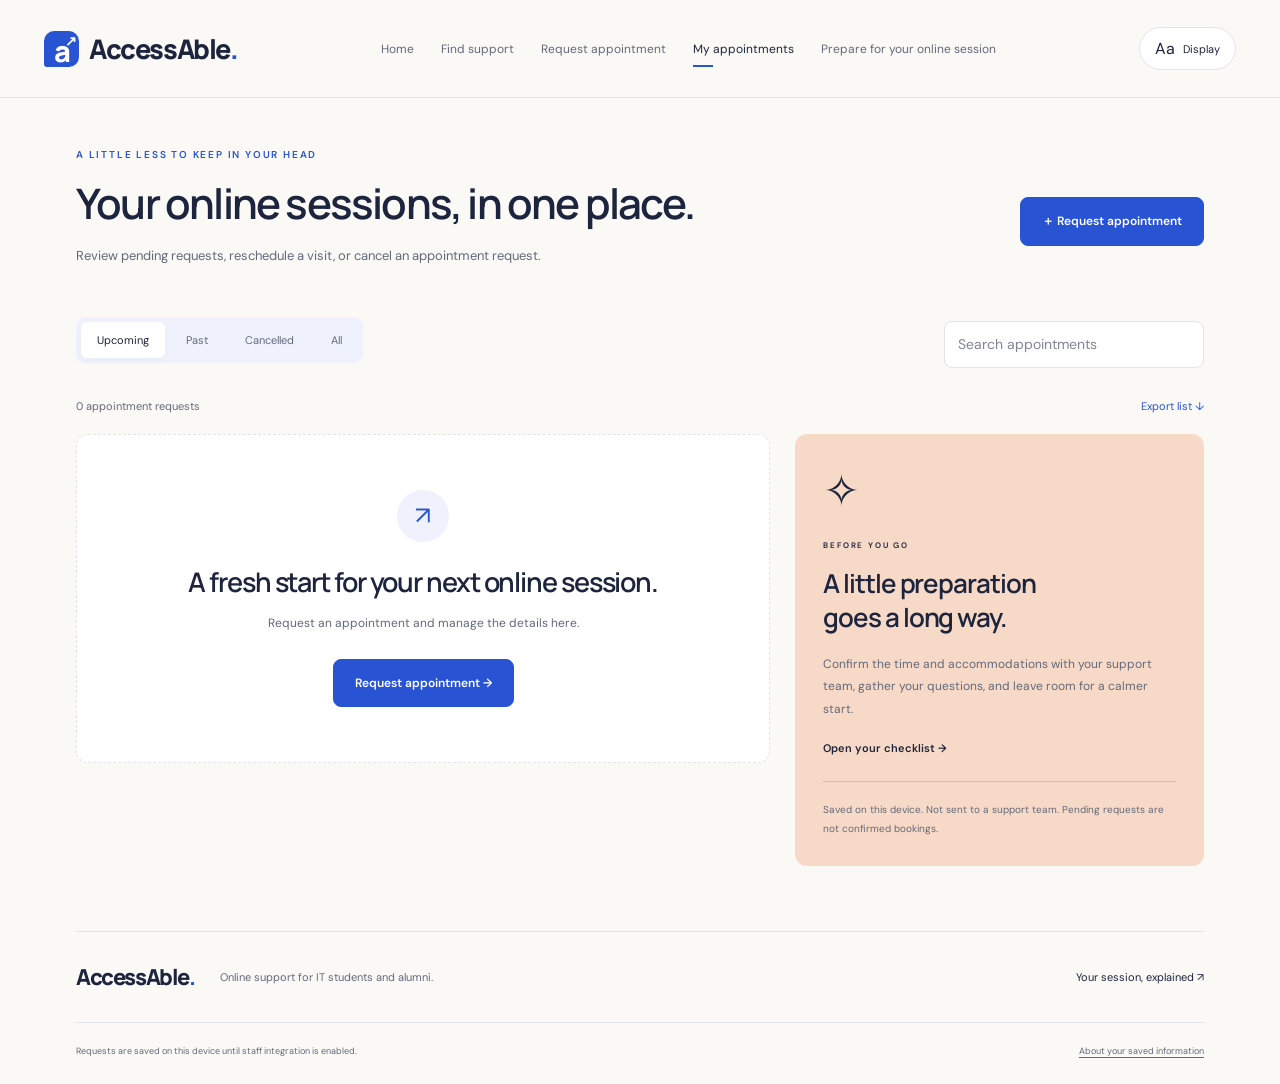
<file: calendar.html>
<!doctype html><html lang="en"><head><meta charset="UTF-8"><meta name="viewport" content="width=device-width,initial-scale=1"><meta http-equiv="refresh" content="0;url=appointments.html"><title>AccessAble</title></head><body><p><a href="appointments.html">Continue to AccessAble</a></p></body></html>
</file>
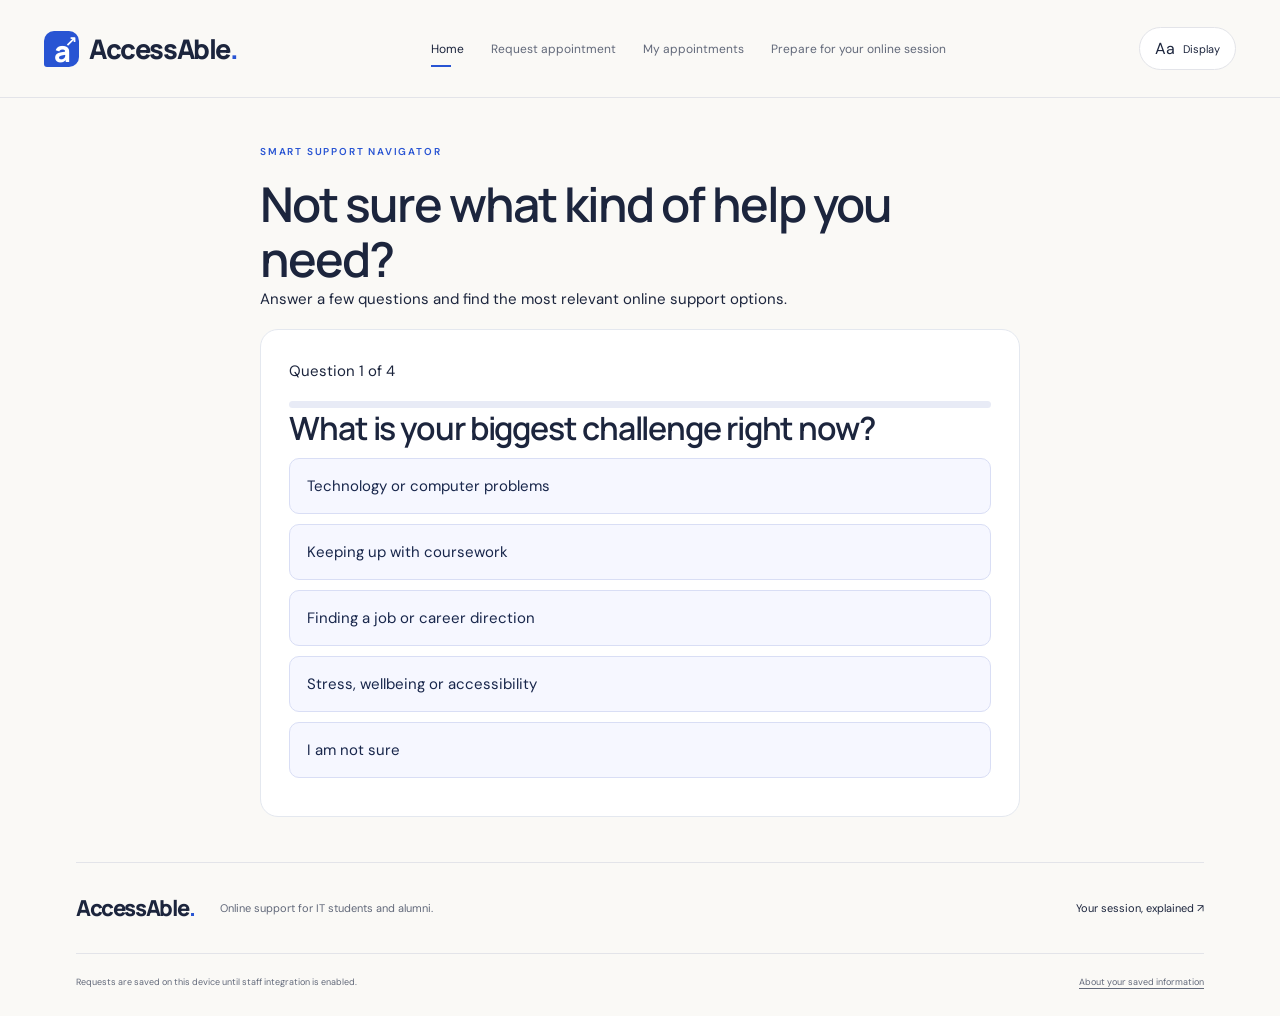
<file: navigator.html>
<!doctype html><html lang="en"><head><meta charset="UTF-8"><meta name="viewport" content="width=device-width,initial-scale=1"><meta name="description" content="Find online student support, request a session, and manage accessibility preferences."><title>Find Support | AccessAble</title><link rel="stylesheet" href="style.css"><script src="core.js" defer></script></head><body data-page="navigator"><a class="skip" href="#main">Skip to content</a><header class="header"><a href="index.html" class="brand" aria-label="AccessAble home"><span class="brand-symbol" aria-hidden="true">a<span>↗</span></span>AccessAble<span class="brand-dot">.</span></a><button class="menu-button" aria-expanded="false" aria-controls="navigation">Menu <span aria-hidden="true">☰</span></button><nav id="navigation" aria-label="Main navigation"><a href="index.html" aria-current="page">Home</a><a href="book.html">Request appointment</a><a href="appointments.html">My appointments</a><a href="prepare.html">Prepare for your online session</a></nav><button class="access-button" id="access-options" aria-label="Display and accessibility preferences">Aa<span>Display</span></button></header><main id="main"><section class="navigator" style="max-width:760px;margin:45px auto"><p class="eyebrow">SMART SUPPORT NAVIGATOR</p><h1>Not sure what kind of help you need?</h1><p>Answer a few questions and find the most relevant online support options.</p><div id="wizard" style="background:white;padding:28px;border-radius:18px;border:1px solid #e4e8ef" aria-live="polite"></div></section><script src="navigator.js" defer></script><noscript>Please enable JavaScript to plan and manage appointments.</noscript></main><footer><div class="footer-top"><a class="brand" href="index.html">AccessAble<span class="brand-dot">.</span></a><span>Online support for IT students and alumni.</span><a href="prepare.html">Your session, explained ↗</a></div><div class="footer-bottom"><span>Requests are saved on this device until staff integration is enabled.</span><button id="privacy-details">About your saved information</button></div></footer><dialog id="modal"><div class="modal-top"><span class="eyebrow">ACCESSABLE</span><button id="close-modal" class="icon-button" aria-label="Close dialog">×</button></div><div id="modal-content"></div></dialog><div id="toast" role="status" hidden></div></body></html>
</file>
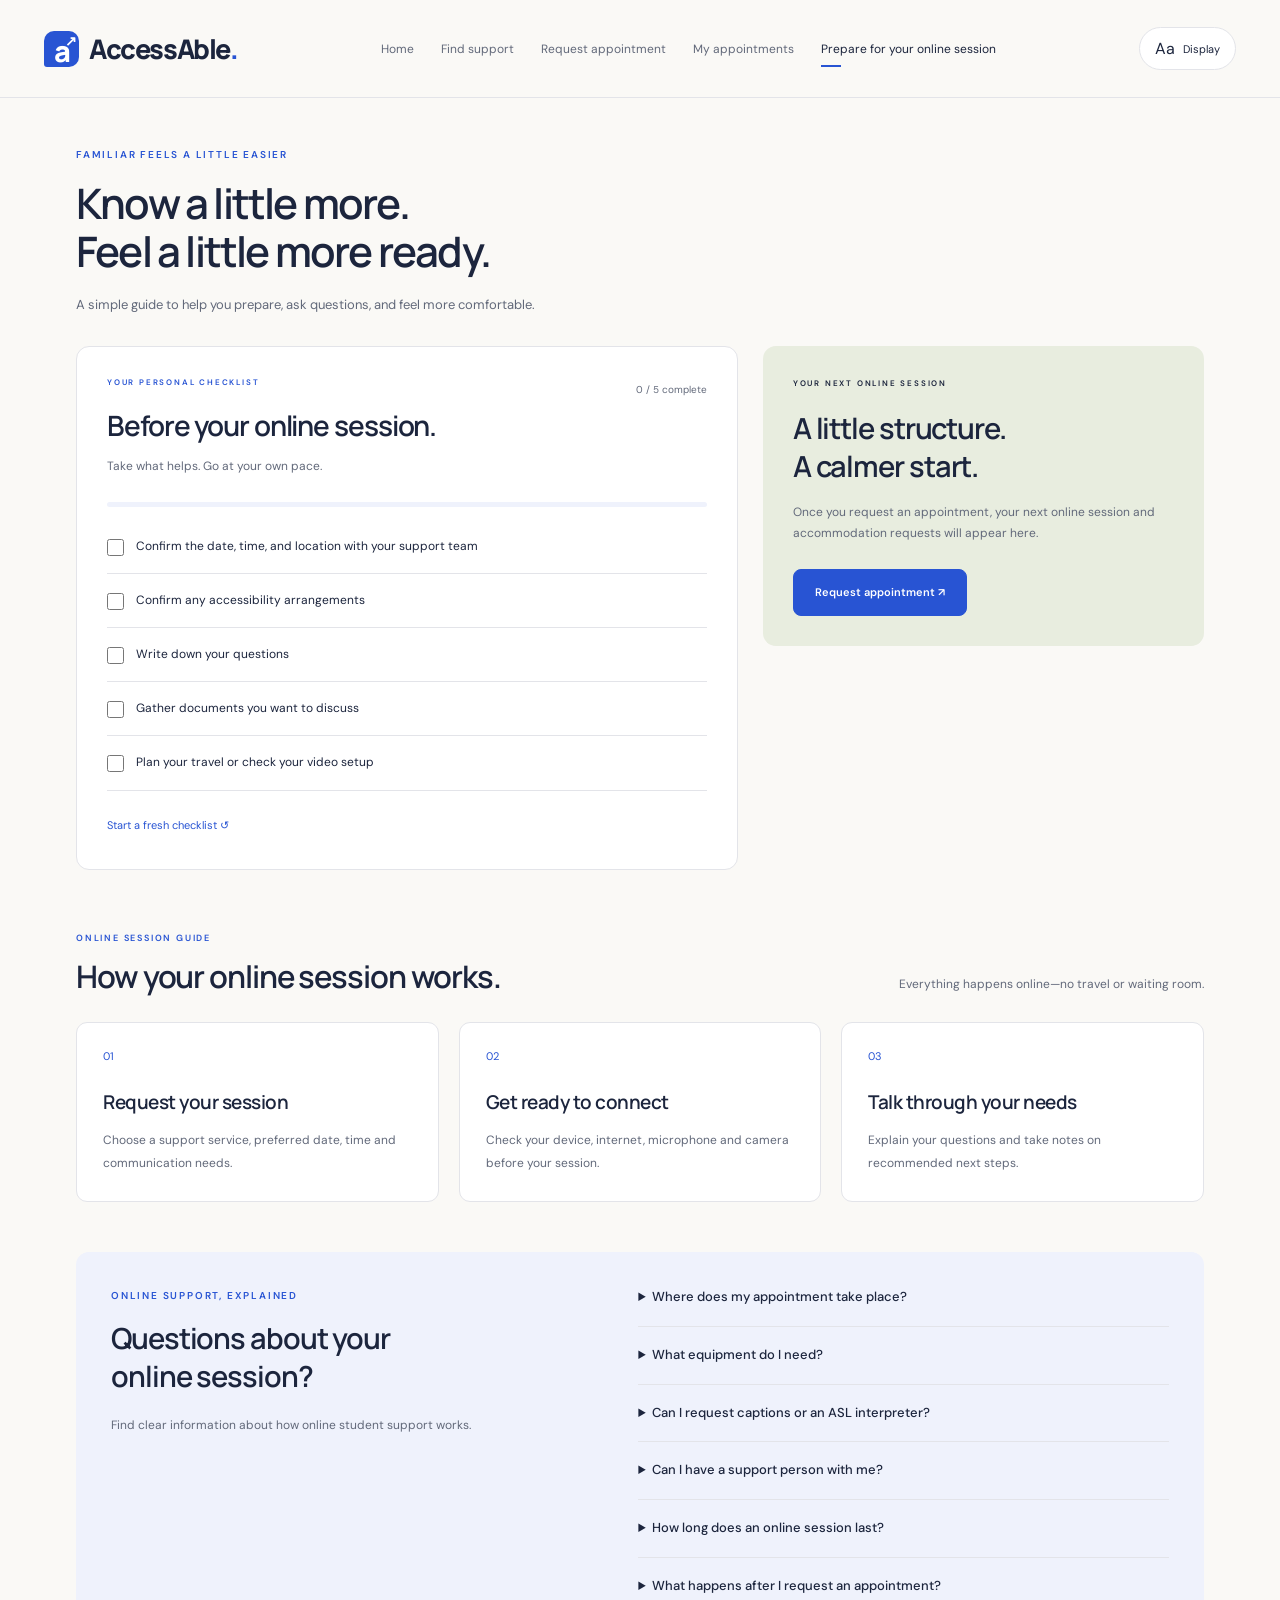
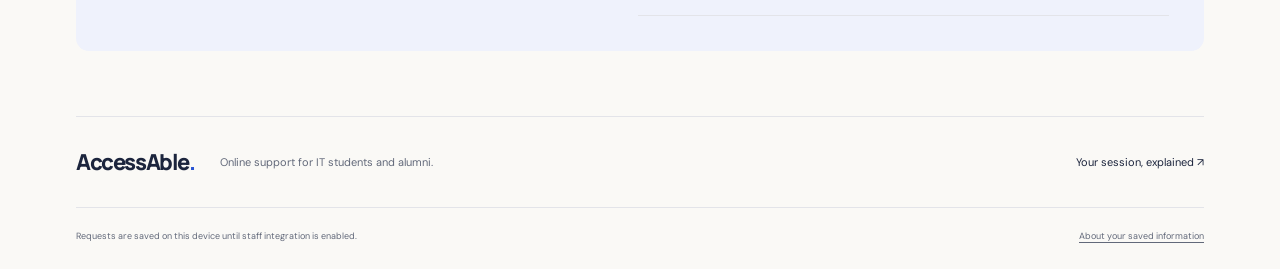
<file: resources.html>
<!doctype html><html lang="en"><head><meta charset="UTF-8"><meta name="viewport" content="width=device-width,initial-scale=1"><meta http-equiv="refresh" content="0;url=prepare.html"><title>AccessAble</title></head><body><p><a href="prepare.html">Continue to AccessAble</a></p></body></html>
</file>
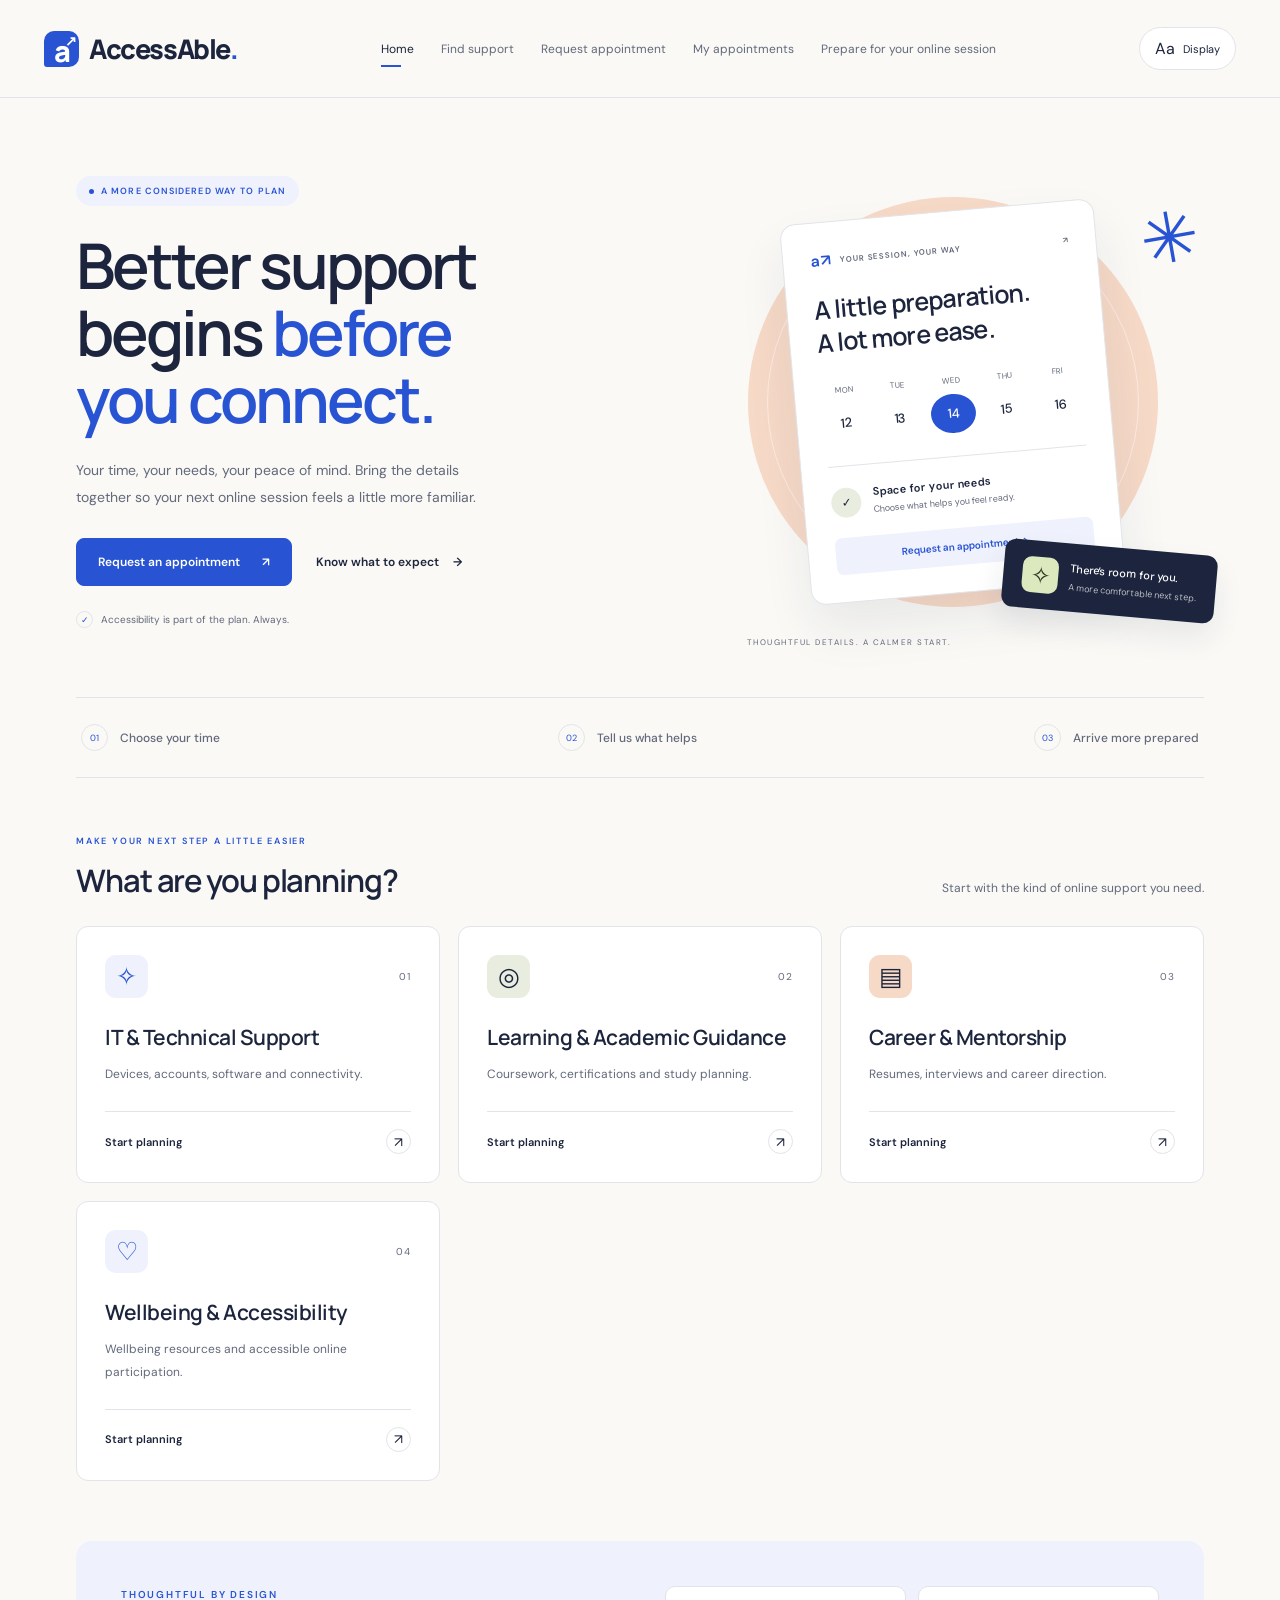
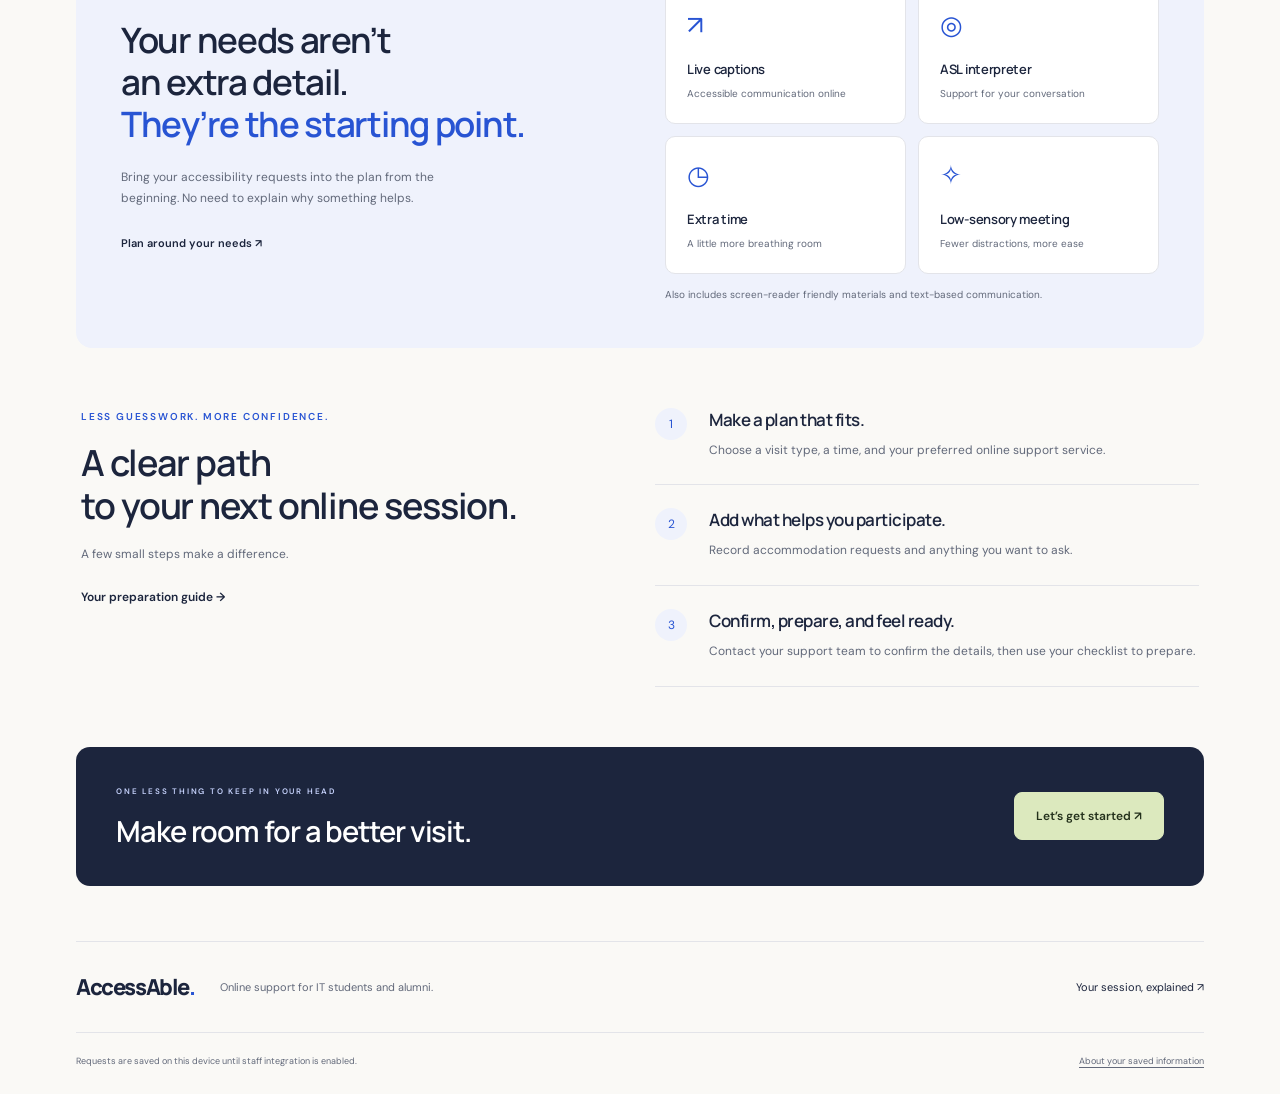
<file: settings.html>
<!doctype html><html lang="en"><head><meta charset="UTF-8"><meta name="viewport" content="width=device-width,initial-scale=1"><meta http-equiv="refresh" content="0;url=index.html"><title>AccessAble</title></head><body><p><a href="index.html">Continue to AccessAble</a></p></body></html>
</file>
<file: style.css>
@import url('https://fonts.googleapis.com/css2?family=DM+Sans:wght@400;500;600;700&family=Manrope:wght@400;500;600;700;800&display=swap');
:root{--bg:#faf9f6;--paper:#fff;--ink:#1c253d;--muted:#62697a;--line:#e3e4e9;--accent:#2854d3;--soft:#eff2fc;--peach:#f7d9c7;--sage:#e8eddf;--danger:#ad3446;color-scheme:light}*{box-sizing:border-box}body{margin:0;background:var(--bg);color:var(--ink);font:15px 'DM Sans',Arial,sans-serif}body[data-theme=dark]{--bg:#161c29;--paper:#202839;--ink:#f4f5fc;--muted:#b5bed0;--line:#3c465d;--accent:#abc0ff;--soft:#293750;--peach:#594236;--sage:#384736;--danger:#ff9bad;color-scheme:dark}body[data-contrast=true]{--muted:#333d51;--line:#7f8797}body[data-theme=dark][data-contrast=true]{--muted:#e1e7f2;--line:#abb5c9}body[data-large=true]{font-size:18px}body[data-large=true] p,body[data-large=true] label,body[data-large=true] nav a{font-size:1em}a{color:inherit;text-decoration:none}button,input,select,textarea{font:inherit}button,a,input,select,textarea{touch-action:manipulation}button{cursor:pointer}button:disabled{cursor:not-allowed;opacity:.45}a:focus-visible,button:focus-visible,input:focus-visible,select:focus-visible,textarea:focus-visible,summary:focus-visible{outline:3px solid #ba6c22;outline-offset:4px}h1,h2,h3,.brand{font-family:Manrope,Arial,sans-serif}h1,h2,h3{margin:0;font-weight:600}h1{font-size:48px;line-height:1.15;letter-spacing:-2px}h2{font-size:32px;line-height:1.25;letter-spacing:-1.1px}h3{font-size:20px;letter-spacing:-.5px}p{line-height:1.8;margin:0 0 16px}.muted,.hint{color:var(--muted)}.hint{font-size:12px;line-height:1.8}.eyebrow{font-size:10px;letter-spacing:1.8px;font-weight:600;color:var(--accent);margin:0 0 15px}.header{max-width:1340px;padding:27px 44px;display:flex;align-items:center;gap:35px;margin:auto;border-bottom:1px solid var(--line)}.brand{display:flex;align-items:center;font-size:27px;font-weight:800;letter-spacing:-1.4px;white-space:nowrap}.brand-dot{color:var(--accent)}.brand-symbol{background:var(--accent);color:var(--paper);width:35px;height:36px;border-radius:10px 10px 10px 3px;display:grid;place-items:center;font-size:29px;margin-right:10px;position:relative}.brand-symbol>span{position:absolute;font-size:14px;top:0;right:3px}.header nav{display:flex;align-items:center;justify-content:center;gap:27px;flex:1}.header nav a{font-size:12px;color:var(--muted);white-space:nowrap;padding:10px 0;position:relative}.header nav a:hover,.header nav a[aria-current]{color:var(--ink)}.header nav a[aria-current]:after{content:'';position:absolute;bottom:0;left:0;width:20px;height:2px;background:var(--accent)}.access-button{display:flex;gap:8px;align-items:center;background:var(--paper);border:1px solid var(--line);border-radius:30px;padding:10px 15px;font-size:16px;color:var(--ink);min-height:42px}.access-button span{font-size:11px}.menu-button{display:none}main{max-width:1200px;margin:auto;padding:0 36px}.hero{display:grid;grid-template-columns:1.15fr 1fr;gap:48px;padding:78px 0 62px;align-items:center}.pill{display:inline-flex;align-items:center;gap:7px;background:var(--soft);color:var(--accent);font-size:9px;letter-spacing:1.1px;font-weight:600;padding:9px 13px;border-radius:30px;margin-bottom:26px}.pill>span{width:5px;height:5px;background:var(--accent);border-radius:50%}.hero h1{font-size:63px;line-height:1.06;letter-spacing:-3px;font-weight:600}.hero h1 em{font-style:normal;color:var(--accent)}.hero-copy>p{max-width:420px;color:var(--muted);font-size:14px;line-height:1.9;margin:25px 0 28px}.hero-actions{display:flex;gap:24px;align-items:center;flex-wrap:wrap}.primary,.secondary{display:inline-flex;align-items:center;justify-content:center;gap:22px;padding:15px 21px;border-radius:8px;border:1px solid transparent;font-size:12px;font-weight:600;min-height:47px;transition:background .18s,transform .18s}.primary{background:var(--accent);color:var(--paper);border-color:var(--accent)}.primary:hover{transform:translateY(-2px);box-shadow:0 7px 18px #1c253d15}.secondary{background:var(--paper);border-color:var(--line);color:var(--ink)}.secondary:hover{background:var(--soft)}.text-link{display:inline-flex;align-items:center;gap:14px;font-size:12px;font-weight:600}.text-link:hover{text-decoration:underline;text-underline-offset:5px}.hero-assurance{display:flex;align-items:center;gap:8px;font-size:10px;color:var(--muted);margin-top:25px}.tick{width:17px;height:17px;border-radius:50%;border:1px solid var(--line);display:grid;place-items:center;font-size:9px;color:var(--accent)}.hero-scene{min-height:435px;position:relative;display:grid;place-items:center;isolation:isolate}.scene-circle{position:absolute;width:410px;height:410px;border-radius:50%;background:var(--peach);z-index:-1}.scene-circle:before{content:'';position:absolute;inset:19px;border:1px solid #ffffff77;border-radius:50%}.scene-star{position:absolute;right:5px;top:8px;font-size:70px;color:var(--accent);transform:rotate(-10deg);z-index:2}.visit-card{width:315px;background:var(--paper);border:1px solid var(--line);padding:27px;border-radius:15px;box-shadow:0 25px 50px #1c253d14;transform:rotate(-5deg)}.visit-card-head{display:flex;align-items:center;gap:9px;font-size:8px;letter-spacing:.9px;font-weight:600;color:var(--muted);margin-bottom:23px}.visit-card-head>span:nth-child(2){flex:1}.little-mark{font-size:16px;color:var(--accent)}.visit-card h2{font-size:25px;line-height:1.3;letter-spacing:-.8px}.illustrated-week{display:grid;grid-template-columns:repeat(5,1fr);gap:9px;text-align:center;margin:27px 0 23px}.illustrated-week span{font-size:8px;color:var(--muted)}.illustrated-week b{font-size:13px;font-weight:500;padding:11px 0}.illustrated-week .day-selected{background:var(--accent);color:var(--paper);border-radius:50%}.visit-rule{border-top:1px solid var(--line)}.example-request{display:flex;gap:12px;align-items:center;margin:20px 0}.example-request>span{display:grid;place-items:center;background:var(--sage);color:var(--ink);width:30px;height:30px;border-radius:50%;font-size:12px}.example-request strong{display:block;font-size:11px;font-weight:600}.example-request small{display:block;font-size:9px;color:var(--muted);margin-top:5px}.card-action{display:block;background:var(--soft);border-radius:7px;color:var(--accent);text-align:center;padding:12px 5px;font-size:10px;font-weight:600}.floating-card{display:flex;gap:11px;align-items:center;position:absolute;bottom:5px;right:-12px;background:var(--ink);color:var(--paper);padding:16px 19px;border-radius:11px;transform:rotate(5deg);box-shadow:0 15px 30px #1c253d15}.floating-symbol{display:grid;place-items:center;width:36px;height:36px;background:#dce9be;color:#253522;border-radius:9px;font-size:24px}.floating-card strong{display:block;font-size:11px;font-weight:500}.floating-card small{display:block;font-size:9px;opacity:.7;margin-top:6px}.scene-caption{position:absolute;bottom:-27px;left:45px;letter-spacing:1.5px;font-size:8px;color:var(--muted)}.benefit-strip{display:flex;justify-content:space-between;align-items:center;border-top:1px solid var(--line);border-bottom:1px solid var(--line);padding:26px 5px;margin:7px 0 55px;gap:20px}.benefit-strip>div{display:flex;align-items:center;gap:12px}.benefit-strip span{font-size:9px;border:1px solid var(--line);width:27px;height:27px;border-radius:50%;display:grid;place-items:center;color:var(--accent)}.benefit-strip strong{font-size:12px;font-weight:500;color:var(--muted)}.section-heading{display:flex;justify-content:space-between;align-items:end;gap:25px;margin-bottom:27px}.section-heading h2{font-size:31px}.section-heading .eyebrow{font-size:9px;margin-bottom:11px}.section-heading>p{font-size:12px;color:var(--muted);margin:0}.service-grid{display:grid;grid-template-columns:repeat(3,1fr);gap:18px}.service-card{display:flex;flex-direction:column;background:var(--paper);border:1px solid var(--line);border-radius:12px;padding:28px;transition:transform .18s,border-color .18s}.service-card:hover{transform:translateY(-4px);border-color:var(--accent)}.service-card-top{display:flex;justify-content:space-between;align-items:center;margin-bottom:25px}.service-icon{display:grid;place-items:center;background:var(--soft);color:var(--accent);width:43px;height:43px;border-radius:11px;font-size:25px}.service-1 .service-icon{background:var(--sage);color:var(--ink)}.service-2 .service-icon{background:var(--peach);color:var(--ink)}.service-number{font-size:10px;color:var(--muted);letter-spacing:1px}.service-card h3{font-size:21px;margin-bottom:12px}.service-card>p{font-size:12px;color:var(--muted);line-height:1.9;margin:0 0 25px}.service-card-bottom{display:flex;justify-content:space-between;align-items:center;padding-top:17px;border-top:1px solid var(--line);font-size:11px;font-weight:600;margin-top:auto}.arrow-circle{display:grid;place-items:center;width:25px;height:25px;border:1px solid var(--line);border-radius:50%;font-size:14px;font-weight:400}.access-feature{display:grid;grid-template-columns:1fr 1fr;gap:50px;background:var(--soft);padding:45px;border-radius:16px;margin:60px 0}.access-copy h2{font-size:35px;line-height:1.2;letter-spacing:-1.3px}.access-copy h2 em{font-style:normal;color:var(--accent)}.access-copy>p:not(.eyebrow){font-size:12px;color:var(--muted);max-width:340px;margin:22px 0}.access-copy .text-link{font-size:11px}.access-tiles{display:grid;grid-template-columns:1fr 1fr;gap:12px}.access-tile{background:var(--paper);border:1px solid var(--line);border-radius:10px;padding:21px}.access-tile>span{font-size:26px;color:var(--accent);display:inline-block;margin-bottom:18px}.access-tile h3{font-size:13px;letter-spacing:-.3px;margin-bottom:7px}.access-tile p{font-size:10px;line-height:1.7;color:var(--muted);margin:0}.access-note{grid-column:1/-1;font-size:10px;color:var(--muted);margin:0;line-height:1.7}.how-section{display:grid;grid-template-columns:1fr 1.1fr;gap:80px;margin:60px 5px}.how-section h2{font-size:36px;line-height:1.2;margin-bottom:17px}.how-section .muted{font-size:12px;margin-bottom:20px}.how-steps article{display:flex;gap:22px;padding:23px 0;border-bottom:1px solid var(--line)}.how-steps article:first-child{padding-top:0}.how-steps article>span{display:grid;place-items:center;flex-shrink:0;width:32px;height:32px;border-radius:50%;background:var(--soft);color:var(--accent);font-size:12px}.how-steps h3{font-size:17px;margin-bottom:9px}.how-steps p{font-size:12px;color:var(--muted);line-height:1.8;margin:0}.closing{display:flex;justify-content:space-between;align-items:center;gap:25px;background:var(--ink);color:var(--paper);padding:37px 40px;border-radius:14px;margin:55px 0}.closing .eyebrow{color:#c5d1fb;font-size:8px}.closing h2{font-size:29px}.closing .primary{background:#dce9be;color:#24311c;border-color:#dce9be;white-space:nowrap}footer{max-width:1200px;margin:0 auto;padding:0 36px 25px}.footer-top{display:flex;align-items:center;gap:25px;border-top:1px solid var(--line);padding:30px 0}.footer-top .brand{font-size:22px}.footer-top>span{font-size:11px;color:var(--muted)}.footer-top>a:last-child{margin-left:auto;font-size:11px}.footer-bottom{display:flex;justify-content:space-between;gap:20px;border-top:1px solid var(--line);padding-top:20px;font-size:9px;color:var(--muted);line-height:1.8}.footer-bottom button{background:none;border:0;color:inherit;font:inherit;text-decoration:underline;text-underline-offset:3px;padding:0}.page-wrap{padding:48px 0 65px}.page-heading{margin-bottom:30px}.page-heading h1{font-size:42px;letter-spacing:-1.8px;margin-bottom:17px;max-width:800px}.page-heading>p:last-child{font-size:13px;color:var(--muted);max-width:650px;line-height:1.8;margin:0}.progress-steps{list-style:none;display:flex;align-items:center;background:var(--paper);border:1px solid var(--line);padding:20px 25px;gap:20px;border-radius:10px;margin:28px 0}.progress-steps li{display:flex;gap:10px;align-items:center;flex:1;color:var(--muted);font-size:12px}.progress-steps li:not(:last-child):after{content:'';height:1px;background:var(--line);flex:1;margin-left:10px}.progress-steps li>span{display:grid;place-items:center;width:26px;height:26px;border-radius:50%;background:var(--bg);border:1px solid var(--line);font-size:10px;flex-shrink:0}.progress-steps .current{color:var(--accent);font-weight:600}.progress-steps .current>span{background:var(--accent);color:var(--paper);border-color:var(--accent)}.progress-steps .done>span{background:var(--soft);color:var(--accent)}.booking-layout{display:grid;grid-template-columns:1.6fr 1fr;gap:25px;align-items:start}.form-panel{padding:31px;background:var(--paper);border:1px solid var(--line);border-radius:13px}.step-kicker{font-size:9px;letter-spacing:1.2px;color:var(--accent);display:block;margin-bottom:14px}.form-heading h2{font-size:25px;letter-spacing:-.8px;line-height:1.3;margin-bottom:12px}.form-heading p{font-size:12px;color:var(--muted);margin-bottom:25px}.form-panel h3{font-size:15px;letter-spacing:-.2px;margin:20px 0 12px}.service-choices{display:grid;gap:12px;margin-bottom:27px}.service-choices label{display:flex;gap:13px;align-items:center;padding:17px;border:1px solid var(--line);border-radius:8px;cursor:pointer;margin:0}.service-choices label:has(:checked){border-color:var(--accent);background:var(--soft)}.service-choices strong{display:block;font-size:13px;font-weight:600}.service-choices small{display:block;font-size:10px;color:var(--muted);margin-top:6px;line-height:1.6}.format-choices{display:flex;gap:12px;margin-bottom:27px}.format-choices label{display:flex;gap:10px;align-items:center;flex:1;border:1px solid var(--line);border-radius:8px;padding:15px;font-size:12px;cursor:pointer}.format-choices label:has(:checked){border-color:var(--accent)}input[type=radio],input[type=checkbox]{accent-color:var(--accent);width:17px;height:17px;margin:0;flex-shrink:0}.needs{display:grid;grid-template-columns:1fr 1fr;gap:10px}.needs label{display:flex;gap:9px;align-items:center;border:1px solid var(--line);border-radius:8px;padding:14px;font-size:11px;line-height:1.6;cursor:pointer;margin:0}.needs label:has(:checked){background:var(--soft);border-color:var(--accent)}.booking-summary{background:var(--soft);border-radius:13px;padding:29px;position:relative;overflow:hidden}.summary-icon{position:absolute;right:20px;top:12px;font-size:62px;color:var(--accent);opacity:.2}.booking-summary .eyebrow{font-size:8px;position:relative}.booking-summary h2{font-size:28px;letter-spacing:-1px;line-height:1.25;position:relative}.booking-summary dl{margin:25px 0}.booking-summary dt{font-size:9px;color:var(--muted);text-transform:uppercase;letter-spacing:1px;margin:20px 0 7px}.booking-summary dd{font-size:12px;line-height:1.8;margin:0}.summary-note{border-top:1px solid color-mix(in srgb,var(--ink) 12%,transparent);padding-top:18px;font-size:10px;line-height:1.8;color:var(--muted);margin:0}.form-actions{display:flex;justify-content:space-between;gap:15px;border-top:1px solid var(--line);padding-top:22px;margin-top:27px}.form-actions button{font-size:11px}.error{font-size:12px;color:var(--danger);margin-top:18px}label{display:block;font-size:12px;color:var(--ink)}input:not([type=checkbox]):not([type=radio]),select,textarea{display:block;width:100%;padding:13px;background:var(--paper);color:var(--ink);border:1px solid var(--line);border-radius:8px;font:inherit;font-size:14px;min-height:47px;margin-top:8px}textarea{resize:vertical;min-height:110px}input::placeholder,textarea::placeholder{color:var(--muted);opacity:.8}.field{margin:22px 0}.form-row{display:grid;grid-template-columns:1fr 1fr;gap:17px}.optional{color:var(--muted);font-size:10px;margin-left:5px}.slots{display:grid;grid-template-columns:repeat(4,1fr);gap:10px;margin:20px 0}.slots button{min-height:45px;border:1px solid var(--line);background:var(--paper);color:var(--ink);border-radius:7px;font-size:12px}.slots button[aria-pressed=true]{background:var(--accent);color:var(--paper);border-color:var(--accent)}.review{background:var(--bg);border-radius:10px;padding:20px;margin:25px 0}.review h3{margin-top:0}.review p{font-size:12px;color:var(--muted);line-height:1.9}.review p:last-child{margin-bottom:0}.save-notice{display:flex;gap:10px;align-items:start;font-size:11px;background:var(--soft);padding:16px;border-radius:8px;color:var(--muted)}.save-notice>span{color:var(--accent);font-size:16px}.save-notice p{margin:0;line-height:1.8}.appointments-heading{display:flex;align-items:center;justify-content:space-between;gap:25px}.appointments-heading>.primary{white-space:nowrap}.appointment-toolbar{display:flex;align-items:center;justify-content:space-between;gap:20px;margin:15px 0 24px}.filter-tabs{display:flex;gap:5px;background:var(--soft);padding:5px;border-radius:9px;flex-wrap:wrap}.filter-tabs button{background:none;border:0;color:var(--muted);padding:11px 16px;border-radius:6px;font-size:11px}.filter-tabs button[aria-pressed=true]{background:var(--paper);color:var(--ink);box-shadow:0 3px 8px #1c253d08}.search-field{width:260px}.search-field input{margin:0;font-size:12px;min-height:43px}.list-label{display:flex;justify-content:space-between;align-items:center;margin:20px 0 14px;font-size:11px;color:var(--muted)}.text-button{background:none;border:0;padding:7px 0;color:var(--accent);font-size:11px}.appointments-layout{display:grid;grid-template-columns:1.7fr 1fr;gap:25px;align-items:start}.appointment{background:var(--paper);border:1px solid var(--line);border-radius:12px;padding:25px;margin-bottom:17px}.appointment-main{display:flex;gap:19px;align-items:start}.date-box{background:var(--soft);color:var(--accent);border-radius:10px;padding:14px 18px;min-width:77px;text-align:center}.date-box>span{font-size:10px;text-transform:uppercase;letter-spacing:.8px}.date-box strong{display:block;font-size:30px;font-weight:500;line-height:1.5}.date-box small{font-size:9px}.appointment-label{font-size:8px;letter-spacing:1.1px;color:var(--accent);margin:3px 0 10px}.appointment-info h3{font-size:21px;margin-bottom:8px}.appointment-info p{font-size:12px;color:var(--muted);margin:0 0 8px;overflow-wrap:anywhere}.appointment-meta{display:flex;gap:15px;flex-wrap:wrap;font-size:10px;color:var(--muted)}.appointment-needs{background:var(--bg);padding:15px;border-radius:8px;margin-top:18px}.appointment-needs>span{font-size:10px;font-weight:600}.appointment-needs p{font-size:11px;color:var(--muted);margin:5px 0 0;line-height:1.8}.appointment-notes{margin-top:17px;font-size:11px}.appointment-notes p{font-size:12px;color:var(--muted);margin:6px 0 0;overflow-wrap:anywhere}.appointment-actions{border-top:1px solid var(--line);padding-top:17px;margin-top:20px;display:flex;gap:9px;flex-wrap:wrap;align-items:center}.appointment-actions .secondary{font-size:10px;padding:10px 12px;min-height:37px}.cancel-link{background:none;border:0;color:var(--danger);font-size:10px;padding:10px 0;margin-left:auto}.visit-reminder{background:var(--peach);padding:28px;border-radius:12px}.reminder-icon{display:block;font-size:44px;color:var(--ink);margin-bottom:18px}.visit-reminder .eyebrow{font-size:8px;color:var(--ink)}.visit-reminder h2{font-size:26px;line-height:1.3;margin-bottom:18px}.visit-reminder>p:not(.eyebrow){font-size:12px;color:var(--muted);line-height:1.9}.visit-reminder .text-link{font-size:11px}.reminder-rule{border-top:1px solid color-mix(in srgb,var(--ink) 15%,transparent);margin:24px 0 18px}.visit-reminder p.hint{font-size:10px;margin:0}.empty{text-align:center;background:var(--paper);border:1px dashed var(--line);border-radius:12px;padding:55px 28px}.empty-icon{display:grid;place-items:center;width:52px;height:52px;border-radius:50%;background:var(--soft);color:var(--accent);font-size:25px;margin:0 auto 23px}.empty h2{font-size:27px;margin-bottom:15px}.empty p{font-size:12px;color:var(--muted);margin-bottom:24px}.prepare-layout{display:grid;grid-template-columns:1.5fr 1fr;gap:25px;align-items:start}.checklist-panel{background:var(--paper);border:1px solid var(--line);padding:30px;border-radius:13px}.checklist-heading{display:flex;align-items:center;justify-content:space-between;gap:15px}.checklist-heading .eyebrow{font-size:8px}.checklist-heading>span:last-child{font-size:10px;color:var(--muted)}.checklist-panel h2{font-size:28px;margin:6px 0 13px}.checklist-panel>.muted{font-size:12px}.progress-track{height:5px;border-radius:6px;background:var(--soft);margin:24px 0 13px;overflow:hidden}.progress-track>div{height:100%;background:var(--accent);transition:width .2s}.check-item{display:flex;gap:12px;align-items:start;padding:17px 0;border-bottom:1px solid var(--line);font-size:12px;line-height:1.6}.check-item input{margin-top:2px}.check-item:has(:checked) span{color:var(--muted);text-decoration:line-through}.checklist-panel>.text-button{margin-top:20px}.prepare-next{background:var(--sage);border-radius:13px;padding:30px}.prepare-next .eyebrow{font-size:8px;color:var(--ink)}.prepare-next h2{font-size:29px;margin:20px 0 16px;line-height:1.3}.prepare-next p{font-size:12px;color:var(--muted)}.prepare-next-date{border-top:1px solid color-mix(in srgb,var(--ink) 15%,transparent);border-bottom:1px solid color-mix(in srgb,var(--ink) 15%,transparent);padding:19px 0;margin:23px 0;font-size:12px;line-height:1.9}.prepare-next h3{font-size:13px;margin-bottom:8px}.prepare-next .primary{font-size:11px;margin-top:8px}.prepare-next .text-link{font-size:11px}.prepare-section-heading{margin-top:60px}.expect-grid{display:grid;grid-template-columns:repeat(3,1fr);gap:20px}.expect-grid article{background:var(--paper);border:1px solid var(--line);border-radius:11px;padding:26px}.expect-grid article>span{display:block;color:var(--accent);font-size:11px;margin-bottom:26px}.expect-grid h3{font-size:19px;margin-bottom:14px}.expect-grid p{font-size:12px;color:var(--muted);margin:0;line-height:1.9}.environment-panel{display:grid;grid-template-columns:1fr 1.1fr;gap:45px;margin-top:50px;background:var(--soft);padding:35px;border-radius:13px}.environment-panel h2{font-size:29px;line-height:1.3;margin-bottom:20px}.environment-panel p:not(.eyebrow){font-size:12px;color:var(--muted)}details{border-bottom:1px solid var(--line);padding:18px 0}details:first-child{padding-top:0}summary{cursor:pointer;font-size:13px;font-weight:500;line-height:1.6}details p{font-size:12px;color:var(--muted);margin:15px 0 0}.confirmation-wrap{max-width:700px;margin:55px auto 65px;text-align:center}.confirmation-symbol{display:grid;place-items:center;width:65px;height:65px;border-radius:50%;background:var(--sage);font-size:26px;margin:0 auto 23px}.confirmation-wrap h1{font-size:45px;margin-bottom:20px}.confirmation-intro{font-size:14px;color:var(--muted);line-height:1.8;max-width:540px;margin:0 auto 28px}.confirmation-wrap .appointment{text-align:left}.confirmation-actions{display:flex;justify-content:center;gap:12px;flex-wrap:wrap;margin:25px 0 20px}.confirmation-wrap>.hint{font-size:11px}dialog{width:520px;max-width:calc(100% - 32px);max-height:85vh;overflow-y:auto;background:var(--paper);color:var(--ink);border:1px solid var(--line);padding:28px;border-radius:16px;box-shadow:0 30px 70px #0003}dialog::backdrop{background:#17243b80}.modal-top{display:flex;justify-content:space-between;align-items:center;margin-bottom:23px}.modal-top .eyebrow{margin:0;font-size:8px}.icon-button{width:30px;height:30px;border:1px solid var(--line);border-radius:50%;background:var(--paper);color:var(--ink);font-size:20px}dialog h2{font-size:28px;margin-bottom:20px}dialog p{font-size:13px;color:var(--muted);line-height:1.9}.dialog-actions{display:flex;gap:12px;margin-top:25px;flex-wrap:wrap}.setting{display:flex;align-items:center;justify-content:space-between;gap:25px;font-size:13px;border-bottom:1px solid var(--line);padding:20px 0}.setting select{width:140px;margin:0}.setting input[type=checkbox]{width:21px;height:21px}#preferences>.primary{margin-top:25px}#toast{position:fixed;bottom:24px;right:24px;max-width:calc(100% - 48px);background:var(--ink);color:var(--paper);padding:15px 22px;border-radius:9px;font-size:12px;line-height:1.7;box-shadow:0 10px 30px #0002;z-index:25}.skip{position:absolute;top:-100px;left:15px;background:var(--paper);padding:14px;z-index:50}.skip:focus{top:10px}.sr-only{position:absolute;width:1px;height:1px;overflow:hidden;clip-path:inset(50%)}[hidden]{display:none!important}@media(max-width:1100px){.header{padding:23px 30px;gap:22px}.header nav{gap:18px}.header nav a{font-size:11px}.brand{font-size:25px}.hero{gap:25px}.hero h1{font-size:55px}.scene-circle{width:350px;height:350px}.visit-card{width:285px;padding:23px}.scene-star{font-size:58px;right:0}.hero-scene{min-height:405px}.floating-card{right:0;padding:14px}.hero-actions{gap:18px}.hero-actions .text-link{font-size:11px}.service-card{padding:23px}.service-card h3{font-size:19px}.access-feature{gap:30px;padding:35px}.access-copy h2{font-size:31px}.access-tile{padding:18px}.how-section{gap:45px}.booking-layout{grid-template-columns:1.5fr 1fr}.form-panel{padding:26px}.slots{grid-template-columns:repeat(3,1fr)}.appointment-actions .secondary{padding:9px 10px}.environment-panel{gap:30px;padding:30px}}@media(max-width:850px){.header{flex-wrap:wrap;gap:15px}.header .menu-button{display:flex;align-items:center;gap:10px;margin-left:auto;border:1px solid var(--line);background:var(--paper);color:var(--ink);padding:10px 14px;border-radius:25px;font-size:11px;min-height:40px}.header nav{display:none;order:4;flex-basis:100%;border-top:1px solid var(--line);padding-top:12px;justify-content:flex-start;gap:22px;flex-wrap:wrap}.header nav.open{display:flex}.header nav a{font-size:12px}.access-button{padding:9px 14px}.hero h1{font-size:48px}.hero{padding-top:50px;padding-bottom:55px;gap:20px}.hero-copy>p{font-size:13px}.hero-scene{min-height:385px}.scene-circle{width:300px;height:300px}.visit-card{width:255px;padding:21px}.visit-card h2{font-size:23px}.scene-star{font-size:48px;top:12px}.floating-card{padding:12px;gap:8px;bottom:0}.floating-card strong{font-size:10px}.floating-card small{font-size:8px}.floating-symbol{width:31px;height:31px;font-size:21px}.scene-caption{left:10px;bottom:-25px;font-size:7px}.hero-actions .primary{font-size:11px;padding:14px 17px}.hero-assurance{font-size:9px}.benefit-strip{gap:15px}.benefit-strip strong{font-size:11px}.benefit-strip>div{gap:8px}.access-feature{grid-template-columns:1fr;gap:30px}.access-copy>p:not(.eyebrow){max-width:500px}.access-copy h2 br:nth-child(2){display:none}.access-tile{padding:23px}.access-tile h3{font-size:15px}.access-tile p{font-size:12px}.how-section{gap:30px}.how-section h2{font-size:31px}.how-steps article{gap:15px}.closing{padding:30px}.closing h2{font-size:25px}.booking-layout,.appointments-layout,.prepare-layout{grid-template-columns:1fr}.booking-summary{padding:24px}.booking-summary h2{font-size:23px}.booking-summary h2 br{display:none}.booking-summary dl{display:grid;grid-template-columns:1fr 1fr;gap:0 25px;margin:15px 0}.booking-layout>#summary{order:2}.visit-reminder{padding:25px}.visit-reminder h2 br{display:none}.visit-reminder .reminder-icon{display:none}.prepare-next h2 br{display:none}.environment-panel{grid-template-columns:1fr;gap:25px}.page-heading h1{font-size:37px}.appointments-heading{align-items:start;flex-wrap:wrap;gap:0}.appointments-heading>.primary{margin-bottom:25px}.expect-grid{gap:13px}.expect-grid article{padding:22px}.expect-grid h3{font-size:17px}.footer-top{gap:18px}.footer-top>span{font-size:10px}.footer-top>a:last-child{font-size:10px}}@media(max-width:620px){main{padding:0 22px}.header{padding:20px 22px;gap:10px}.brand{font-size:23px}.brand-symbol{width:31px;height:32px;font-size:26px}.header .menu-button{padding:9px 12px;font-size:10px}.access-button{padding:8px 12px;font-size:15px;min-height:38px}.access-button span{display:none}.header nav{gap:10px;display:none}.header nav.open{display:grid;grid-template-columns:1fr 1fr}.header nav a{padding:12px 0;font-size:11px}.hero{grid-template-columns:1fr;gap:25px;padding:38px 0 55px}.hero h1{font-size:57px;letter-spacing:-2.7px}.hero-copy>p{font-size:14px;max-width:400px}.pill{font-size:8px;margin-bottom:23px}.hero-actions{gap:23px}.hero-actions .primary{font-size:12px;padding:15px 19px}.hero-actions .text-link{font-size:11px}.hero-assurance{font-size:10px;margin-top:23px}.hero-scene{width:100%;max-width:390px;margin:5px auto 0;min-height:410px}.scene-circle{width:335px;height:335px}.visit-card{width:285px;padding:25px}.visit-card h2{font-size:25px}.scene-star{font-size:59px;right:4px;top:0}.floating-card{bottom:-2px;right:0;padding:15px}.floating-card strong{font-size:11px}.floating-card small{font-size:9px}.floating-symbol{width:35px;height:35px}.scene-caption{left:20px;font-size:7px;bottom:-27px}.benefit-strip{margin-top:10px;display:grid;gap:16px;padding:24px 0;margin-bottom:40px}.benefit-strip strong{font-size:12px}.benefit-strip>div{gap:12px}.section-heading{align-items:start;gap:12px}.section-heading h2{font-size:29px}.section-heading>p{display:none}.section-heading .eyebrow{font-size:8px}.service-grid{grid-template-columns:1fr;gap:15px}.service-card{padding:27px}.service-card h3{font-size:23px}.service-card-top{margin-bottom:23px}.service-card>p{font-size:13px;max-width:340px}.service-card-bottom{font-size:12px}.access-feature{padding:27px;margin:40px 0;gap:28px}.access-copy h2{font-size:31px}.access-copy .eyebrow{font-size:8px}.access-copy>p:not(.eyebrow){font-size:12px}.access-tiles{gap:10px}.access-tile{padding:17px}.access-tile h3{font-size:12px}.access-tile p{font-size:10px}.access-tile>span{font-size:25px;margin-bottom:15px}.access-note{font-size:9px}.how-section{grid-template-columns:1fr;margin:42px 0;gap:30px}.how-section h2{font-size:33px}.how-section .eyebrow{font-size:8px}.how-steps h3{font-size:17px}.how-steps p{font-size:12px}.closing{flex-wrap:wrap;padding:28px;margin:40px 0;gap:24px}.closing h2{font-size:27px}.closing .eyebrow{font-size:7px;line-height:1.8}.closing .primary{font-size:11px}footer{padding:0 22px 25px}.footer-top{flex-wrap:wrap;gap:16px;padding:25px 0}.footer-top>.brand{font-size:22px}.footer-top>span{width:100%;order:3}.footer-top>a:last-child{margin-left:auto;font-size:10px}.footer-bottom{flex-direction:column;gap:12px;font-size:9px;align-items:start}.page-wrap{padding:35px 0 40px}.page-heading .eyebrow{font-size:8px}.page-heading h1{font-size:34px;line-height:1.2;letter-spacing:-1.3px}.page-heading>p:last-child{font-size:12px}.progress-steps{padding:17px 15px;gap:12px}.progress-steps li{font-size:9px;gap:6px}.progress-steps li>span{width:20px;height:20px;font-size:8px}.progress-steps li:not(:last-child):after{margin-left:3px}.form-panel{padding:22px}.form-heading h2{font-size:25px}.form-heading p{font-size:12px}.service-choices label{padding:15px;gap:11px}.service-choices strong{font-size:13px}.service-choices small{font-size:10px}.form-panel h3{font-size:15px}.needs{grid-template-columns:1fr}.needs label{font-size:12px;padding:14px}.format-choices label{font-size:11px;padding:14px;gap:8px}.form-actions button{font-size:10px;padding:13px 15px;gap:8px}.form-row{grid-template-columns:1fr;gap:20px}input:not([type=checkbox]):not([type=radio]),select,textarea{font-size:16px}.slots{grid-template-columns:repeat(3,1fr)}.slots button{font-size:12px}.booking-summary h2{font-size:24px}.booking-summary dl{grid-template-columns:1fr}.summary-note{font-size:11px}.appointment-toolbar{flex-direction:column;align-items:stretch;gap:16px}.filter-tabs{align-self:start}.filter-tabs button{font-size:10px;padding:10px 14px}.search-field{width:100%}.search-field input{font-size:14px}.appointments-heading>.primary{font-size:11px}.appointment{padding:20px}.appointment-main{gap:14px}.date-box{min-width:65px;padding:12px 13px}.date-box strong{font-size:27px}.appointment-info h3{font-size:18px}.appointment-info p{font-size:11px}.appointment-label{font-size:7px;letter-spacing:.7px}.appointment-meta{gap:7px;font-size:10px;flex-direction:column}.appointment-actions{gap:8px}.appointment-actions .secondary{font-size:10px;padding:9px 11px}.cancel-link{margin-left:0;font-size:10px;padding:10px 5px}.appointment-needs p{font-size:11px}.empty{padding:40px 22px}.empty h2{font-size:27px}.visit-reminder h2{font-size:25px}.checklist-panel{padding:24px}.checklist-heading .eyebrow{font-size:7px}.checklist-heading>span:last-child{font-size:9px}.checklist-panel h2{font-size:28px}.check-item{font-size:12px;gap:10px}.prepare-next{padding:25px}.prepare-next h2{font-size:28px}.prepare-section-heading{margin-top:40px}.expect-grid{grid-template-columns:1fr;gap:15px}.expect-grid article{padding:25px}.expect-grid h3{font-size:20px}.expect-grid article>span{margin-bottom:20px}.expect-grid p{font-size:13px}.environment-panel{margin-top:35px;padding:26px}.environment-panel h2{font-size:28px}.environment-panel .eyebrow{font-size:8px;line-height:1.8}.environment-panel p:not(.eyebrow){font-size:12px}summary{font-size:12px}.confirmation-wrap{margin:40px auto 45px}.confirmation-wrap h1{font-size:38px}.confirmation-intro{font-size:13px}.confirmation-actions{gap:10px}.confirmation-actions .primary,.confirmation-actions .secondary{font-size:11px;padding:13px 17px}dialog{padding:24px}dialog h2{font-size:26px}dialog p{font-size:13px}.setting{font-size:12px}.dialog-actions{gap:10px}.dialog-actions .primary,.dialog-actions .secondary{font-size:11px}#toast{bottom:18px;right:18px;max-width:calc(100% - 36px);font-size:12px}}@media(max-width:380px){.header{padding:18px;gap:8px}.brand{font-size:21px}.brand-symbol{width:28px;height:29px;font-size:24px;margin-right:7px}.header .menu-button{padding:8px 10px}.access-button{padding:8px 10px}.hero h1{font-size:49px;letter-spacing:-2.3px}.hero-copy>p{font-size:13px}.hero-actions{gap:18px}.hero-scene{min-height:395px}.scene-circle{width:280px;height:280px}.visit-card{width:255px;padding:21px}.visit-card h2{font-size:23px}.scene-star{font-size:45px}.floating-card{padding:12px}.scene-caption{left:5px;font-size:6px}.progress-steps li{font-size:8px;gap:5px}.progress-steps li>span{width:18px;height:18px}.progress-steps{gap:8px;padding:15px 12px}.filter-tabs button{padding:10px 11px}.access-copy h2{font-size:28px}.access-tiles{grid-template-columns:1fr}.access-tile h3{font-size:14px}.access-tile p{font-size:12px}}@media(prefers-reduced-motion:reduce){*{transition:none!important;scroll-behavior:auto!important}}@media print{.header,footer,.appointment-actions,.appointment-toolbar,.list-label,.primary,.secondary,#toast{display:none!important}body{background:#fff;color:#000}main{max-width:none;padding:0}.appointment{break-inside:avoid}.appointments-layout{display:block}.visit-reminder{display:none}}

/* Appointment confirmation */
.aa-confirm-panel,.aa-next-steps{background:#fff;border:1px solid #dce4eb;border-radius:20px;padding:clamp(20px,4vw,32px);margin:24px 0;text-align:left;box-shadow:0 12px 35px rgba(17,37,65,.055)}.aa-confirm-top{display:flex;justify-content:space-between;align-items:center;gap:16px;flex-wrap:wrap;border-bottom:1px solid #e6ebf1;padding-bottom:20px}.aa-confirm-top strong{display:block;font-size:1.25rem;letter-spacing:.03em}.aa-confirm-label{display:block;color:#5d6b79;font-size:.7rem;font-weight:700;letter-spacing:.1em;margin-bottom:6px}.aa-status{display:inline-block;background:#fff1d5;color:#77500d;border-radius:30px;padding:8px 14px;font-size:.85rem;font-weight:700}.aa-confirm-details{display:grid;grid-template-columns:repeat(2,minmax(0,1fr));gap:20px;margin:24px 0 0}.aa-confirm-details dt{color:#617083;font-size:.83rem;margin-bottom:5px}.aa-confirm-details dd{font-weight:650;margin:0;overflow-wrap:anywhere}.aa-next-steps h2{margin:0 0 18px}.aa-next-step{display:flex;gap:14px;align-items:flex-start;margin:16px 0}.aa-next-step>span{flex:0 0 32px;height:32px;border-radius:50%;background:#e9f1fa;color:#20476d;display:grid;place-items:center;font-weight:700}.aa-next-step p{margin:0}.aa-disclosure{color:#64748b;font-size:.8rem;line-height:1.6;margin:22px auto;max-width:650px;text-align:center}@media(max-width:600px){.aa-confirm-details{grid-template-columns:1fr}.confirmation-actions{display:flex;flex-direction:column;gap:12px}}
</file>
